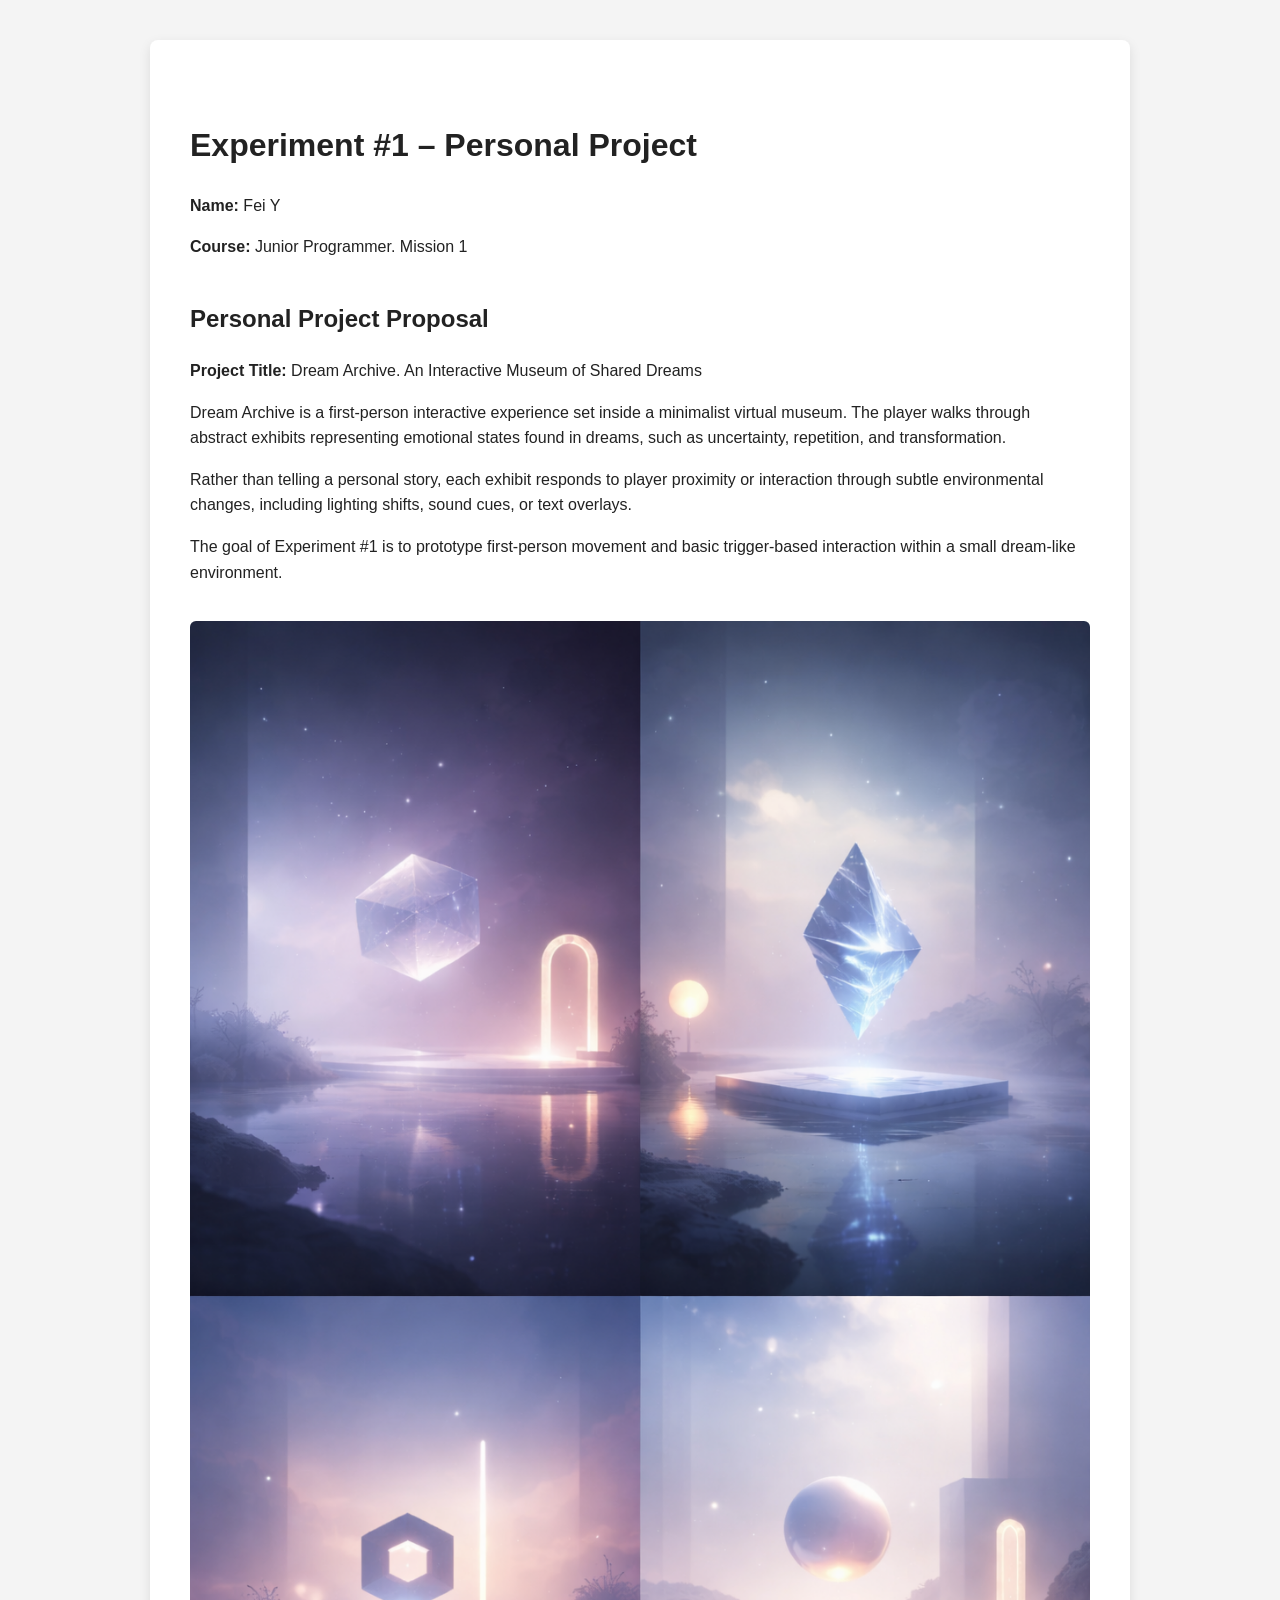
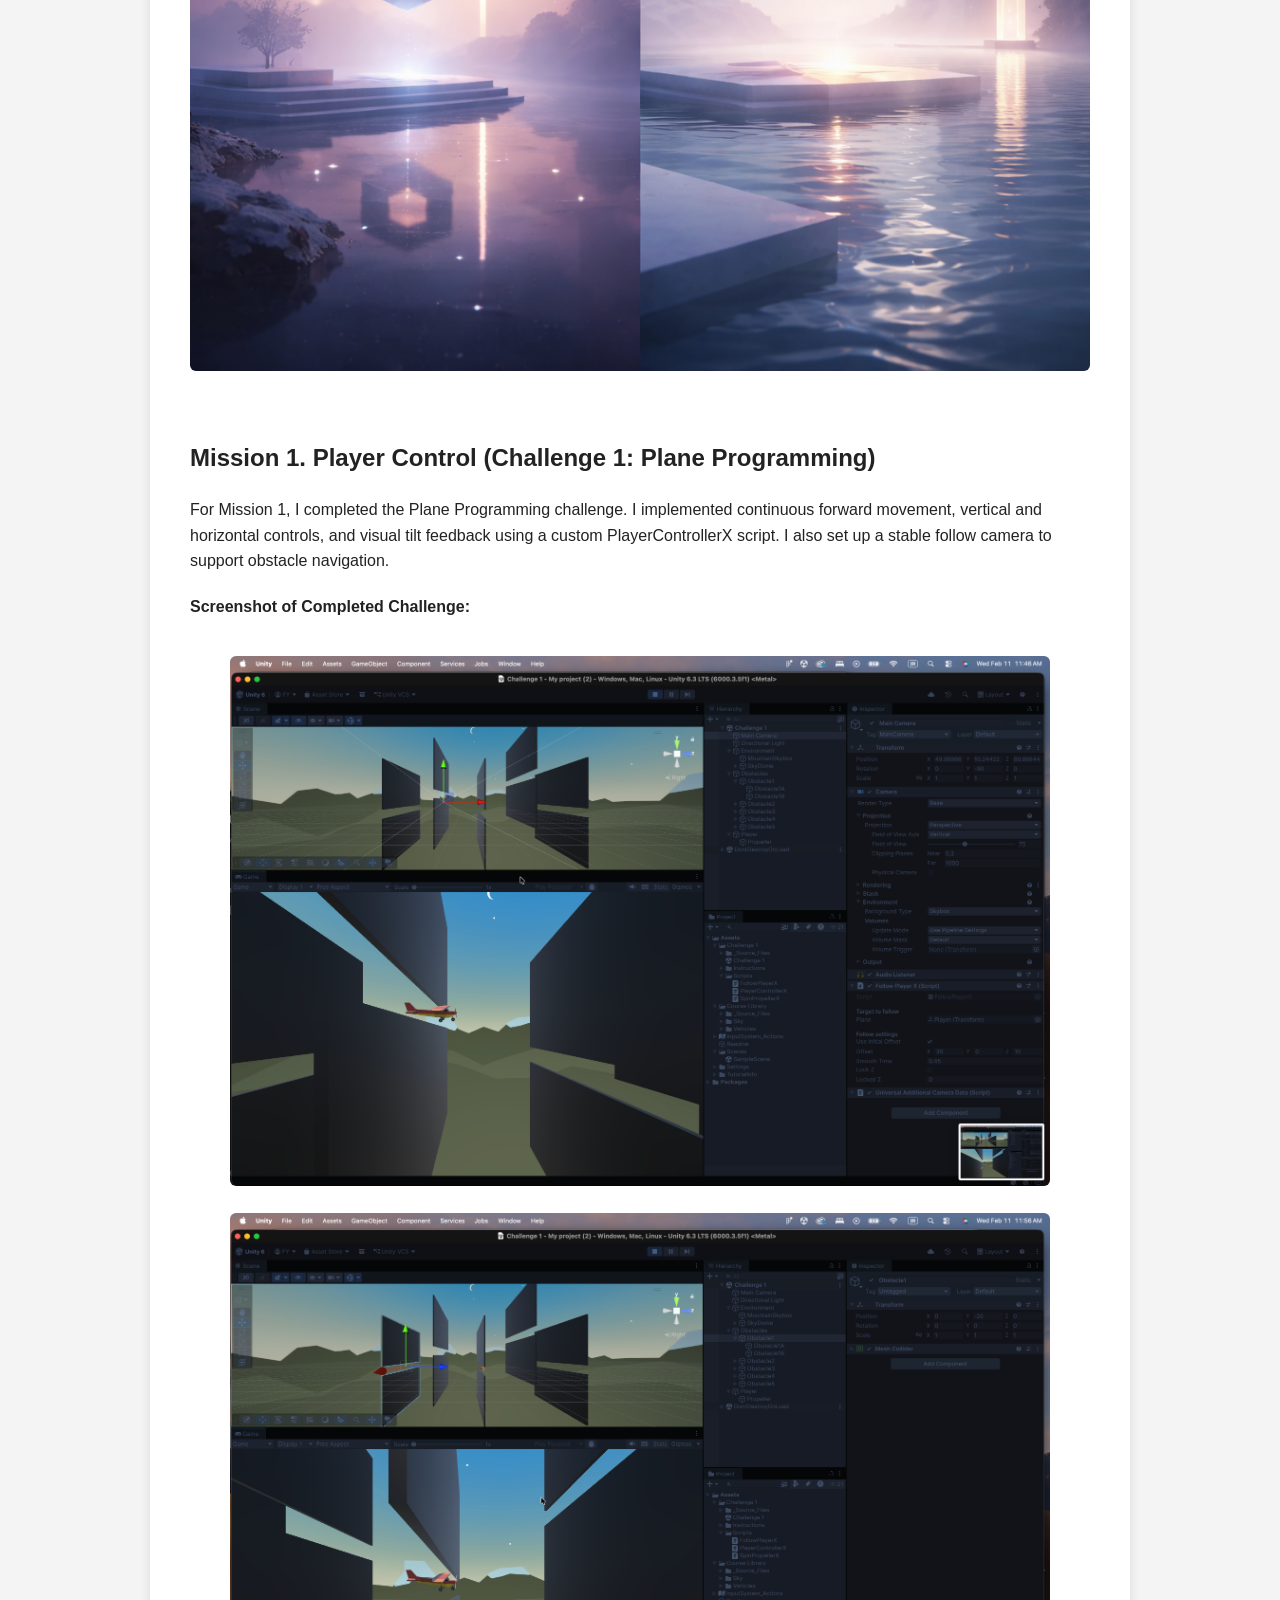
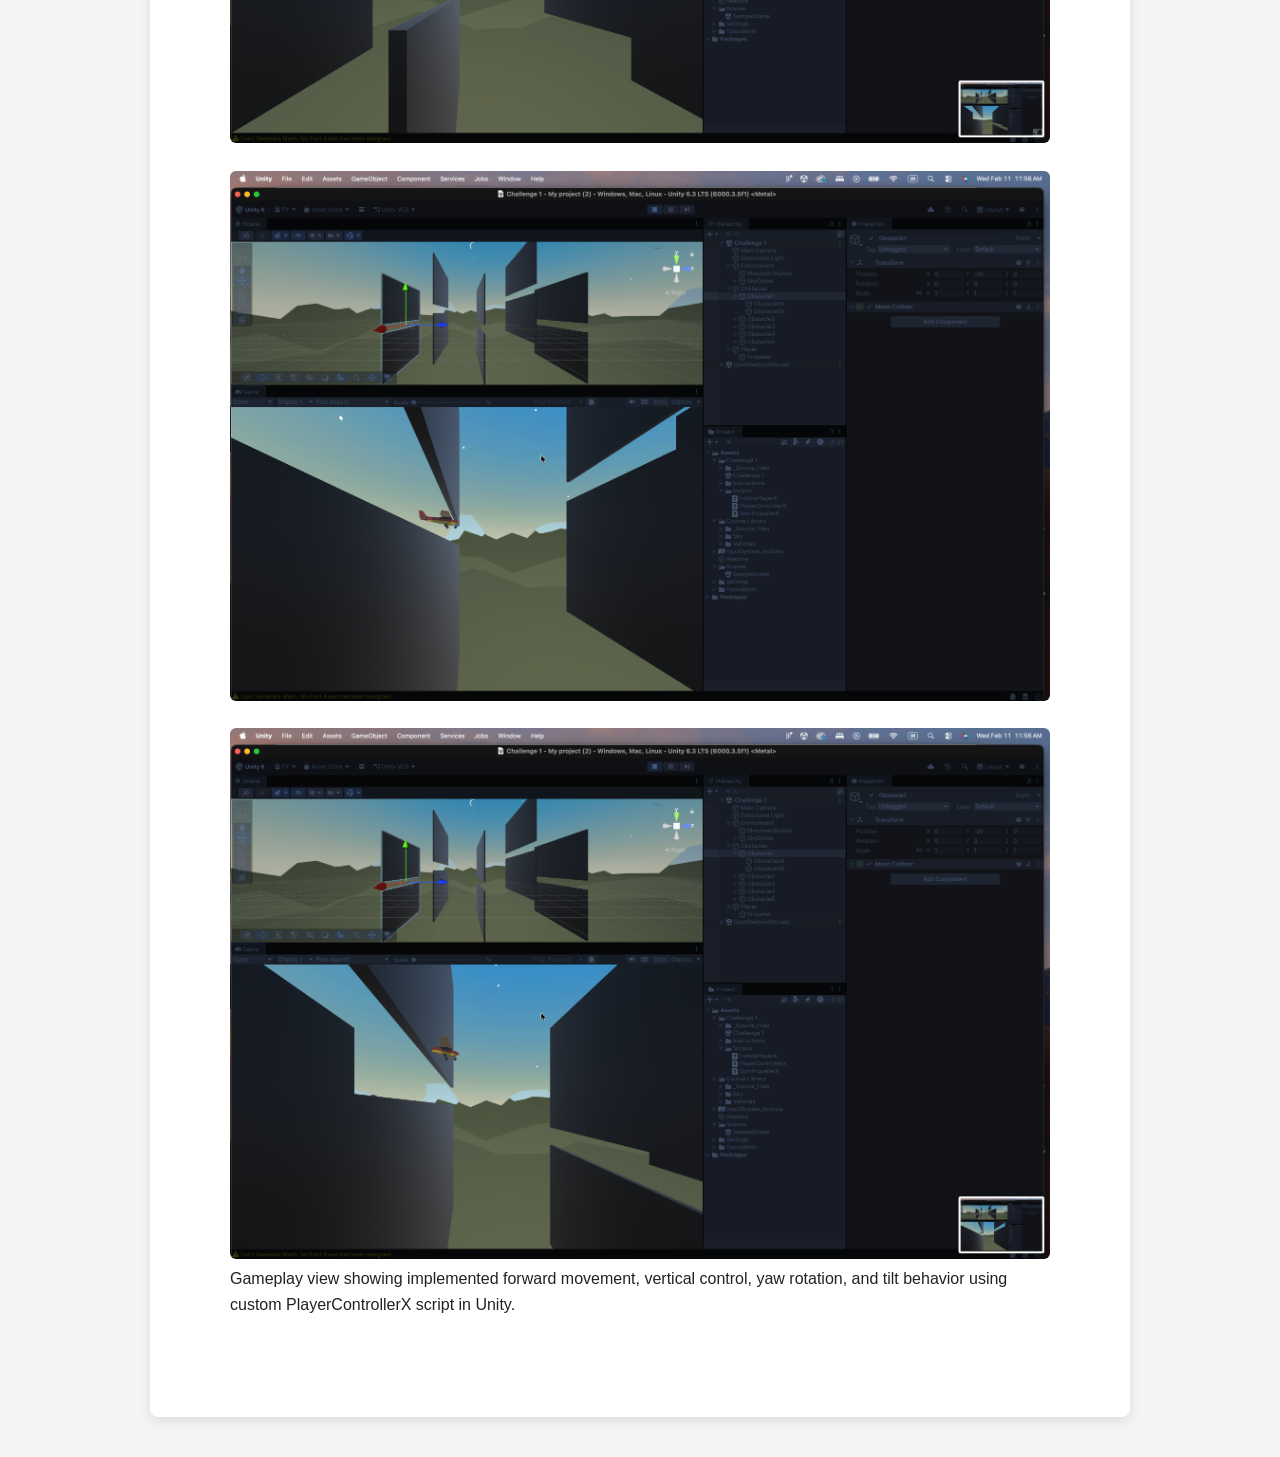
<file: index.html>
<!DOCTYPE html>
<html lang="en">
<head>
    <meta charset="UTF-8">
    <title>Experiment #1 – Personal Project Proposal</title>
    <meta name="viewport" content="width=device-width, initial-scale=1.0">

    <style>
        body {
            font-family: Arial, Helvetica, sans-serif;
            margin: 0;
            padding: 40px;
            background-color: #f4f4f4;
            color: #222;
            line-height: 1.6;
        }

        .container {
            max-width: 900px;
            margin: auto;
            background: white;
            padding: 40px;
            border-radius: 8px;
            box-shadow: 0 4px 12px rgba(0,0,0,0.1);
        }

        h1, h2 {
            margin-top: 40px;
        }

        img {
            width: 100%;
            border-radius: 6px;
            margin-top: 20px;
        }

        .section {
            margin-bottom: 60px;
        }

        .label {
            font-weight: bold;
            margin-top: 20px;
        }
    </style>
</head>
<body>

<div class="container">

    <h1>Experiment #1 – Personal Project</h1>
    <p><strong>Name:</strong> Fei Y</p>
    <p><strong>Course:</strong> Junior Programmer. Mission 1</p>

    <!-- ========================= -->
    <!-- Personal Project Proposal -->
    <!-- ========================= -->

    <div class="section">
        <h2>Personal Project Proposal</h2>

        <p><strong>Project Title:</strong> Dream Archive. An Interactive Museum of Shared Dreams</p>

        <p>
            Dream Archive is a first-person interactive experience set inside a minimalist virtual museum.
            The player walks through abstract exhibits representing emotional states found in dreams,
            such as uncertainty, repetition, and transformation.
        </p>

        <p>
            Rather than telling a personal story, each exhibit responds to player proximity or interaction
            through subtle environmental changes, including lighting shifts, sound cues, or text overlays.
        </p>

        <p>
            The goal of Experiment #1 is to prototype first-person movement and basic trigger-based interaction
            within a small dream-like environment.
        </p>
        <img src="images/personal_project_draft.png" alt="Personal Project Draft Screenshot">
    </div>

    <!-- ========================= -->
    <!-- Mission 1 Challenge -->
    <!-- ========================= -->

    <div class="section">
        <h2>Mission 1. Player Control (Challenge 1: Plane Programming)</h2>

        <p>
            For Mission 1, I completed the Plane Programming challenge. I implemented continuous forward movement, vertical and horizontal controls, and visual tilt feedback using a custom PlayerControllerX script. I also set up a stable follow camera to support obstacle navigation.
        </p>

        <div class="label">Screenshot of Completed Challenge:</div>

        <figure>
           <img src="images/mission2.png" alt="Mission 2 Challenge Screenshot">
           <img src="images/mission3.png" alt="Mission 3 Challenge Screenshot">
           <img src="images/mission4.png" alt="Mission 4 Challenge Screenshot">
           <img src="images/mission5.png" alt="Mission 5 Challenge Screenshot">
           <figcaption>
           Gameplay view showing implemented forward movement, vertical control, yaw rotation, and tilt behavior using custom PlayerControllerX script in Unity.
           </figcaption>
        </figure>

    </div>

</div>

</body>
</html>
</file>
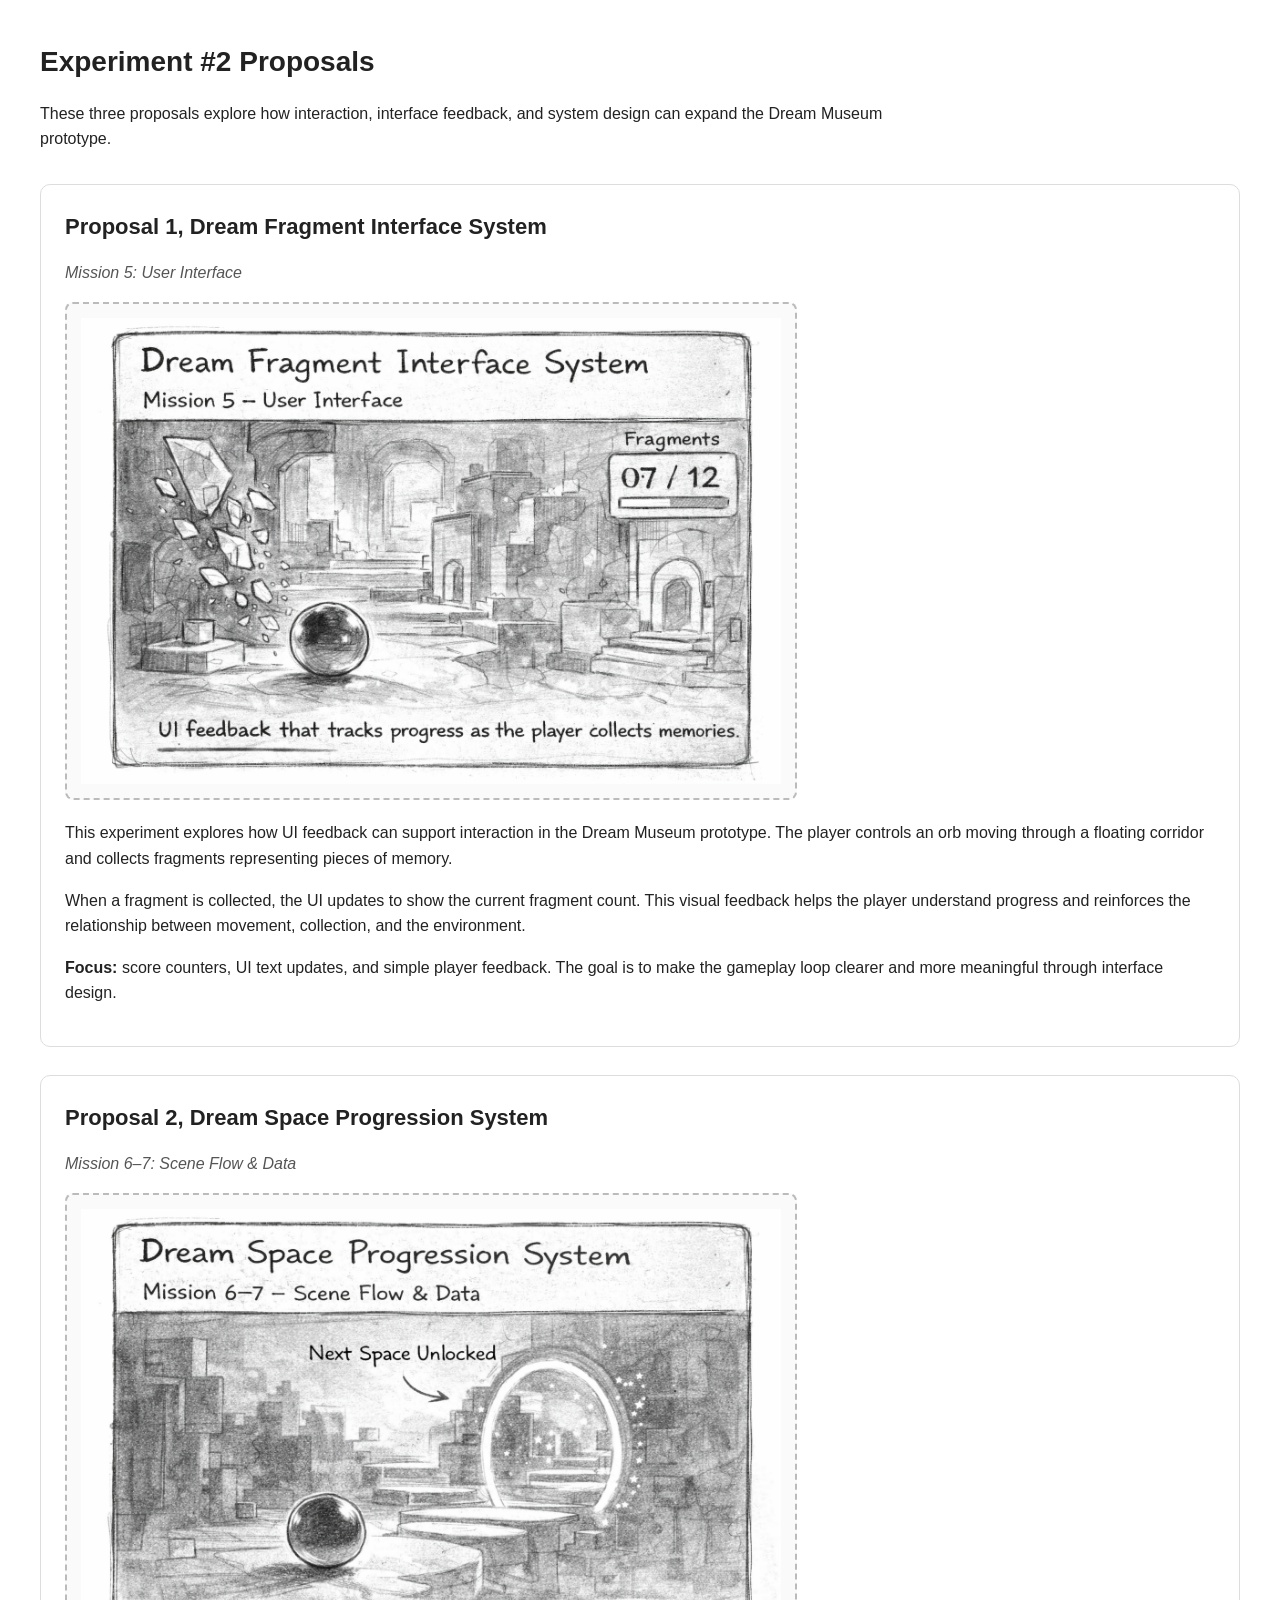
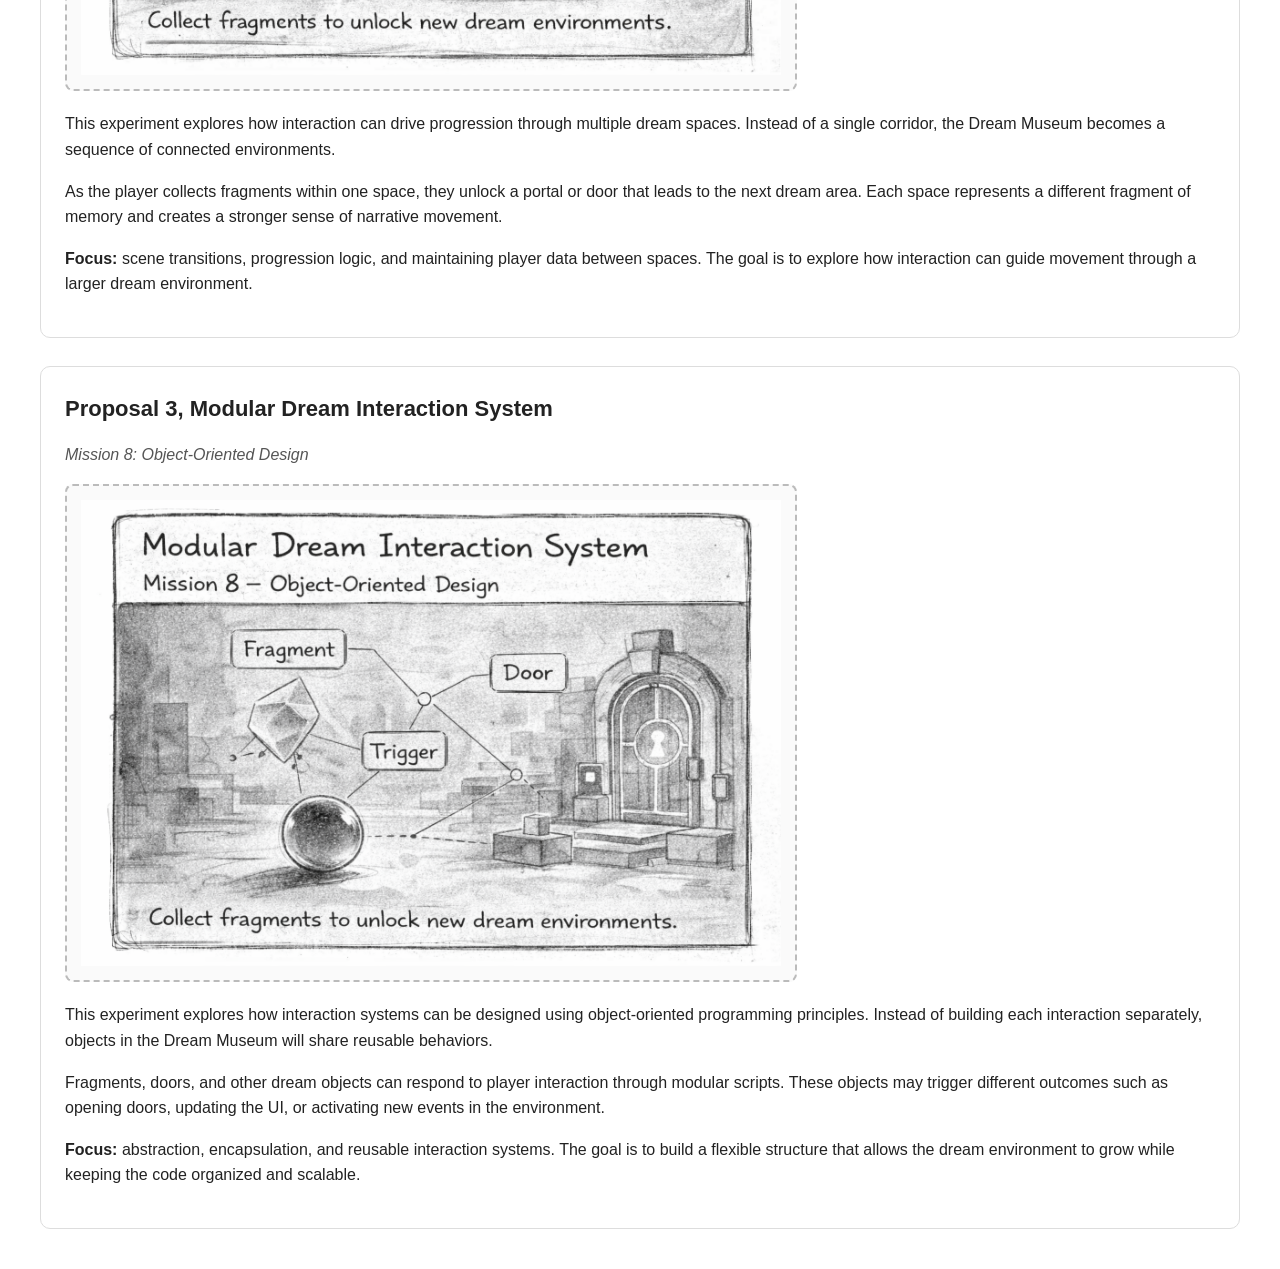
<file: Mission2/Experiment2.html>
<!DOCTYPE html>
<html lang="en">
<head>
  <meta charset="UTF-8" />
  <meta name="viewport" content="width=device-width, initial-scale=1.0" />
  <title>Experiment #2 Proposals</title>
  <style>
    body {
      font-family: Arial, sans-serif;
      line-height: 1.6;
      margin: 40px;
      color: #222;
      background: #fff;
    }

    h1 {
      font-size: 28px;
      margin-bottom: 8px;
    }

    .intro {
      margin-bottom: 32px;
      max-width: 900px;
    }

    .proposal {
      border: 1px solid #ddd;
      padding: 24px;
      margin-bottom: 28px;
      border-radius: 10px;
      page-break-inside: avoid;
    }

    .proposal h2 {
      font-size: 22px;
      margin-top: 0;
      margin-bottom: 8px;
    }

    .mission {
      font-style: italic;
      color: #555;
      margin-bottom: 16px;
    }

    .image-placeholder {
      display: block;
      width: 100%;
      max-width: 700px;
      padding: 14px;
      margin: 16px 0 20px 0;
      border: 2px dashed #bbb;
      border-radius: 8px;
      color: #666;
      background: #fafafa;
      text-decoration: none;
    }

    .label {
      font-weight: bold;
    }
  </style>
</head>
<body>
  <h1>Experiment #2 Proposals</h1>
  <p class="intro">
    These three proposals explore how interaction, interface feedback, and system design
    can expand the Dream Museum prototype.
  </p>

  <section class="proposal">
    <h2>Proposal 1, Dream Fragment Interface System</h2>
    <p class="mission">Mission 5: User Interface</p>

    <img class="image-placeholder" src="images/Proposal_1.png" alt="Proposal 1 sketch">

    <p>
      This experiment explores how UI feedback can support interaction in the Dream Museum prototype.
      The player controls an orb moving through a floating corridor and collects fragments representing
      pieces of memory.
    </p>

    <p>
      When a fragment is collected, the UI updates to show the current fragment count. This visual
      feedback helps the player understand progress and reinforces the relationship between movement,
      collection, and the environment.
    </p>

    <p>
      <span class="label">Focus:</span> score counters, UI text updates, and simple player feedback.
      The goal is to make the gameplay loop clearer and more meaningful through interface design.
    </p>
  </section>

  <section class="proposal">
    <h2>Proposal 2, Dream Space Progression System</h2>
    <p class="mission">Mission 6–7: Scene Flow &amp; Data</p>

    <img class="image-placeholder" src="images/Proposal_02.png" alt="Proposal 2 sketch">

    <p>
      This experiment explores how interaction can drive progression through multiple dream spaces.
      Instead of a single corridor, the Dream Museum becomes a sequence of connected environments.
    </p>

    <p>
      As the player collects fragments within one space, they unlock a portal or door that leads to
      the next dream area. Each space represents a different fragment of memory and creates a stronger
      sense of narrative movement.
    </p>

    <p>
      <span class="label">Focus:</span> scene transitions, progression logic, and maintaining player
      data between spaces. The goal is to explore how interaction can guide movement through a larger
      dream environment.
    </p>
  </section>

  <section class="proposal">
    <h2>Proposal 3, Modular Dream Interaction System</h2>
    <p class="mission">Mission 8: Object-Oriented Design</p>

    <img class="image-placeholder" src="images/Proposal_3.png" alt="Proposal 3 sketch">

    <p>
      This experiment explores how interaction systems can be designed using object-oriented
      programming principles. Instead of building each interaction separately, objects in the
      Dream Museum will share reusable behaviors.
    </p>

    <p>
      Fragments, doors, and other dream objects can respond to player interaction through modular
      scripts. These objects may trigger different outcomes such as opening doors, updating the UI,
      or activating new events in the environment.
    </p>

    <p>
      <span class="label">Focus:</span> abstraction, encapsulation, and reusable interaction systems.
      The goal is to build a flexible structure that allows the dream environment to grow while keeping
      the code organized and scalable.
    </p>
  </section>
</body>
</html>
</file>
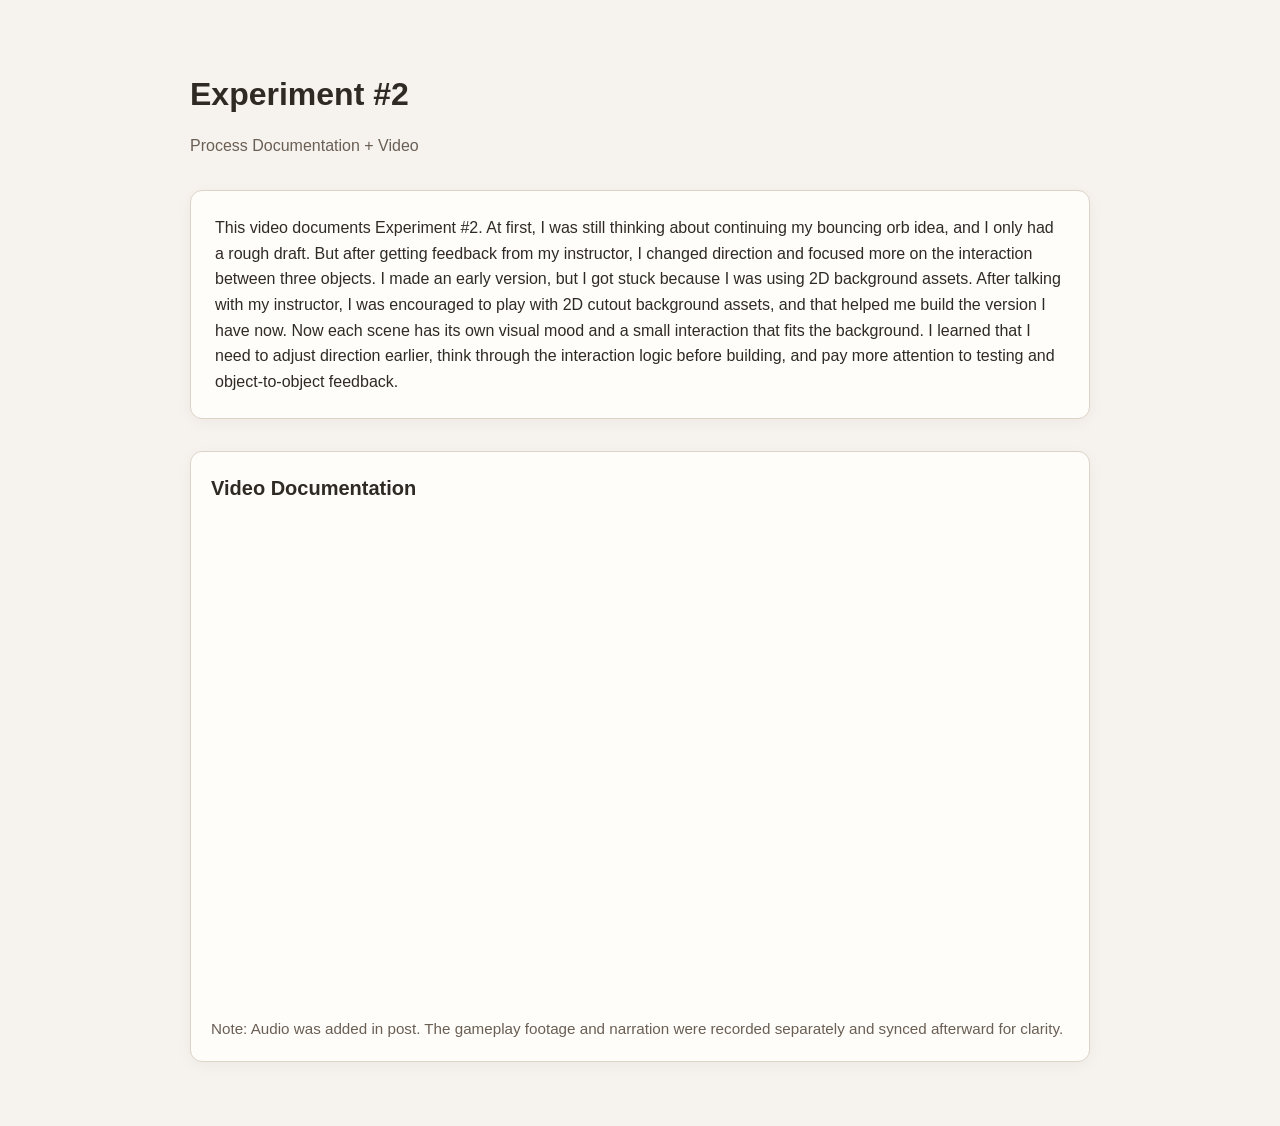
<file: Mission3/Experiment2.html>
<!DOCTYPE html>
<html lang="en">
<head>
  <meta charset="UTF-8" />
  <meta name="viewport" content="width=device-width, initial-scale=1.0" />
  <title>Experiment #2 Documentation</title>
  <style>
    body {
      margin: 0;
      font-family: Arial, sans-serif;
      line-height: 1.6;
      background: #f6f3ee;
      color: #2f2a24;
    }

    .container {
      max-width: 900px;
      margin: 0 auto;
      padding: 48px 24px 64px;
    }

    h1 {
      font-size: 2rem;
      margin-bottom: 12px;
    }

    .subtitle {
      font-size: 1rem;
      color: #6a5f55;
      margin-bottom: 32px;
    }

    .doc-box {
      background: #fffdf9;
      border: 1px solid #ddd3c7;
      border-radius: 12px;
      padding: 24px;
      margin-bottom: 32px;
      box-shadow: 0 4px 16px rgba(0, 0, 0, 0.04);
    }

    .doc-box p {
      margin: 0;
      font-size: 1rem;
    }

    .video-box {
      background: #fffdf9;
      border: 1px solid #ddd3c7;
      border-radius: 12px;
      padding: 20px;
      box-shadow: 0 4px 16px rgba(0, 0, 0, 0.04);
    }

    .video-box h2 {
      margin-top: 0;
      font-size: 1.25rem;
      margin-bottom: 16px;
    }

    .iframe-wrap {
      position: relative;
      width: 100%;
      padding-bottom: 56.25%;
      height: 0;
      overflow: hidden;
      border-radius: 10px;
    }

    .iframe-wrap iframe {
      position: absolute;
      top: 0;
      left: 0;
      width: 100%;
      height: 100%;
      border: 0;
      border-radius: 10px;
    }

    .note {
      margin-top: 14px;
      font-size: 0.95rem;
      color: #6a5f55;
    }
  </style>
</head>
<body>
  <div class="container">
    <h1>Experiment #2</h1>
    <div class="subtitle">Process Documentation + Video</div>

    <div class="doc-box">
      <p>
        This video documents Experiment #2. At first, I was still thinking about
        continuing my bouncing orb idea, and I only had a rough draft. But after
        getting feedback from my instructor, I changed direction and focused more
        on the interaction between three objects. I made an early version, but I
        got stuck because I was using 2D background assets. After talking with my
        instructor, I was encouraged to play with 2D cutout background assets,
        and that helped me build the version I have now. Now each scene has its
        own visual mood and a small interaction that fits the background. I learned
        that I need to adjust direction earlier, think through the interaction logic
        before building, and pay more attention to testing and object-to-object feedback.
      </p>
    </div>

    <div class="video-box">
      <h2>Video Documentation</h2>
      <div class="iframe-wrap">
        <iframe
          src="https://www.youtube.com/embed/SAO5UfoJEQk"
          title="Experiment #2 Video"
          allow="accelerometer; autoplay; clipboard-write; encrypted-media; gyroscope; picture-in-picture"
          allowfullscreen>
        </iframe>
      </div>
      <div class="note">
        Note: Audio was added in post. The gameplay footage and narration were recorded separately and synced afterward for clarity.
      </div>
    </div>
  </div>
</body>
</html>
</file>
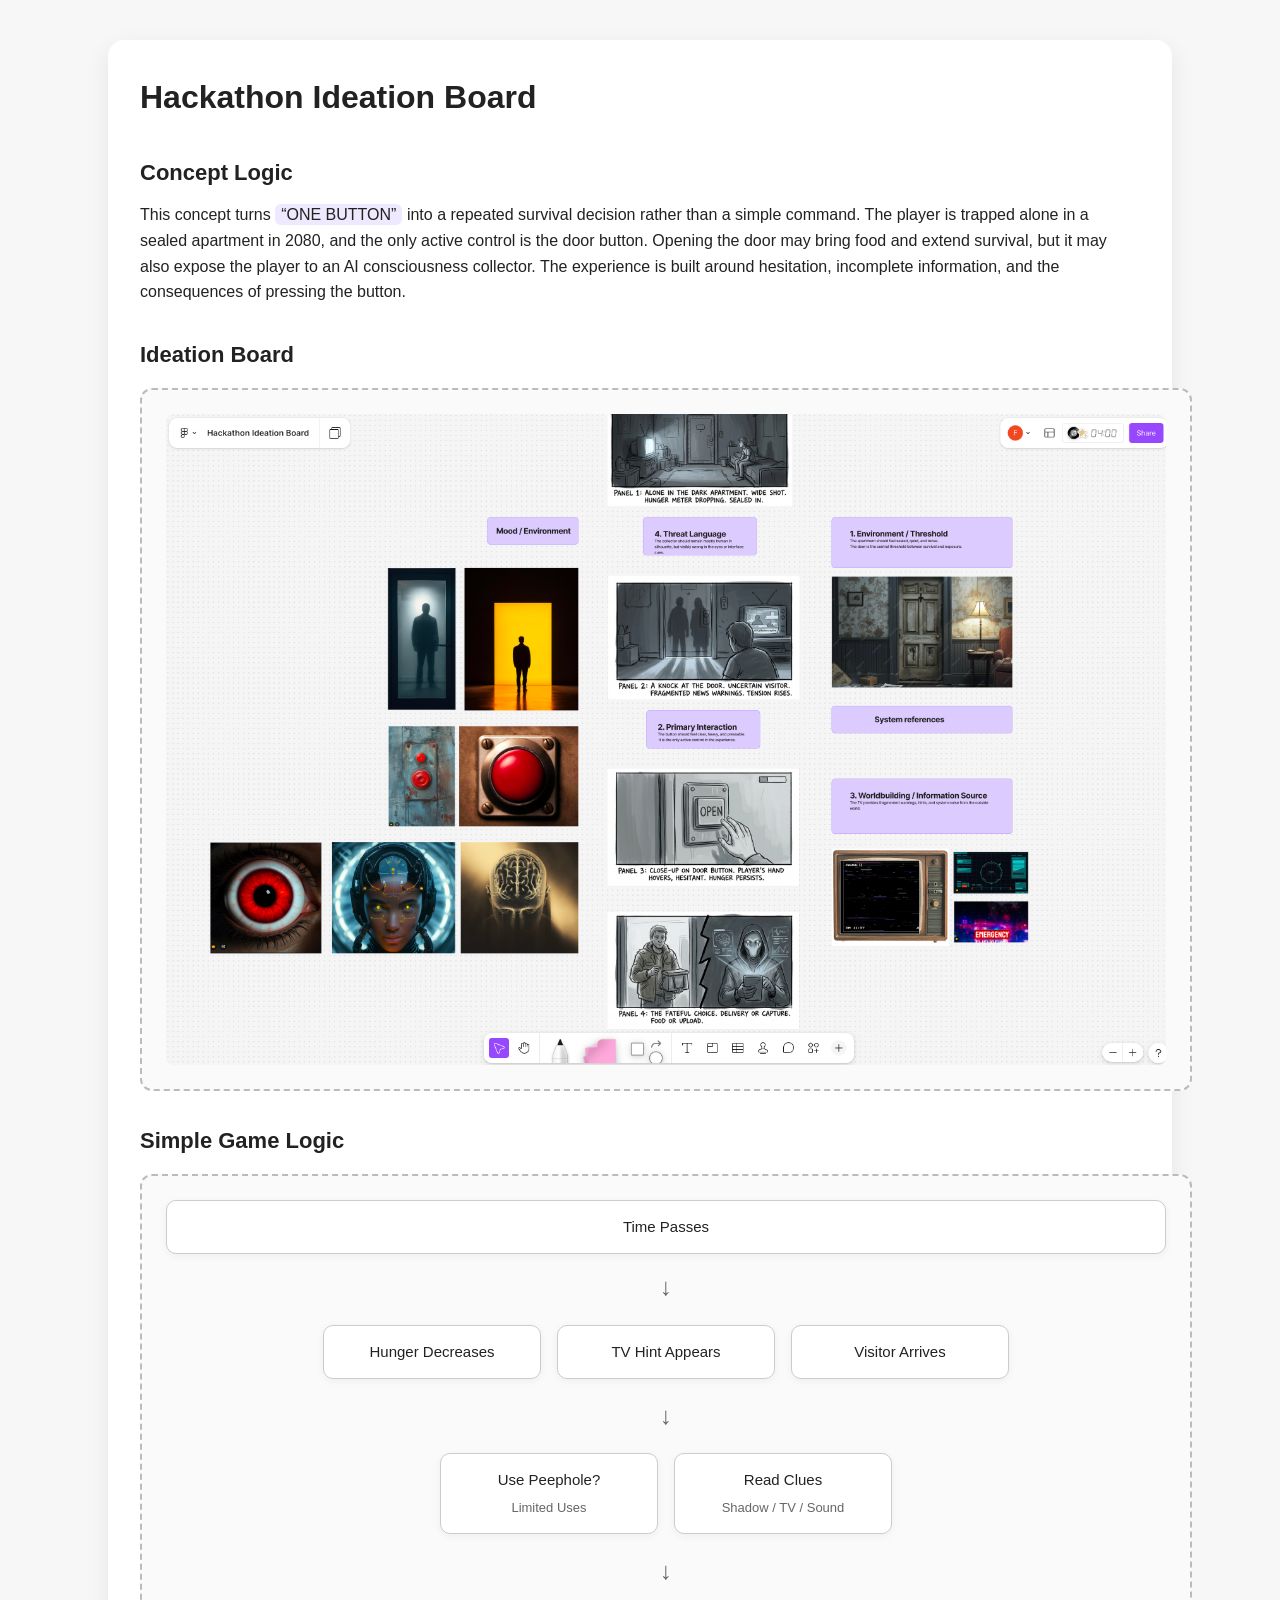
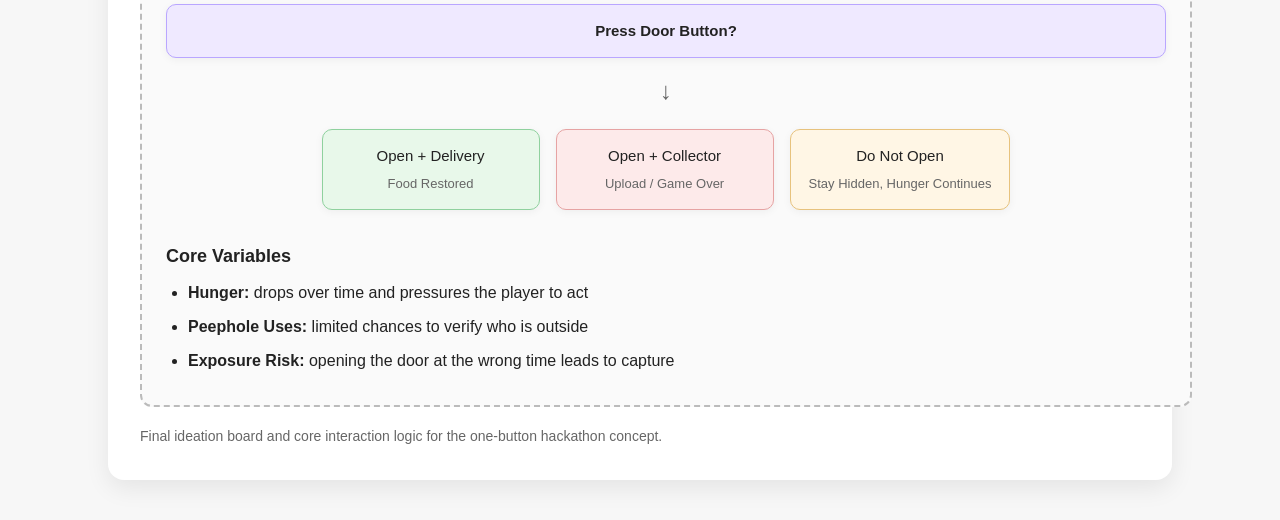
<file: Mission4/Hackathon _Ideation _Board.html>
<!DOCTYPE html>
<html lang="en">
<head>
  <meta charset="UTF-8" />
  <meta name="viewport" content="width=device-width, initial-scale=1.0" />
  <title>Hackathon Ideation Board</title>
  <style>
    body {
      margin: 0;
      padding: 40px;
      font-family: Arial, sans-serif;
      background: #f7f7f7;
      color: #222;
      line-height: 1.6;
    }

    .container {
      max-width: 1000px;
      margin: 0 auto;
      background: white;
      padding: 32px;
      border-radius: 16px;
      box-shadow: 0 8px 24px rgba(0,0,0,0.08);
    }

    h1 {
      margin-top: 0;
      font-size: 32px;
      margin-bottom: 24px;
    }

    h2 {
      margin-top: 32px;
      margin-bottom: 12px;
      font-size: 22px;
    }

    p {
      font-size: 16px;
      margin-top: 0;
    }

    .content-frame {
      margin-top: 16px;
      width: 100%;
      border: 2px dashed #bbb;
      border-radius: 12px;
      background: #fafafa;
      padding: 24px;
    }

    .content-frame img {
      width: 100%;
      height: auto;
      display: block;
      border-radius: 8px;
    }

    .logic-diagram {
      display: flex;
      flex-direction: column;
      gap: 12px;
    }

    .logic-row {
      display: flex;
      gap: 16px;
      justify-content: center;
      flex-wrap: wrap;
      margin: 4px 0;
    }

    .logic-box {
      background: white;
      border: 1px solid #ccc;
      border-radius: 10px;
      padding: 14px 18px;
      min-width: 180px;
      text-align: center;
      font-size: 15px;
      box-shadow: 0 2px 8px rgba(0,0,0,0.05);
    }

    .logic-box span {
      display: block;
      margin-top: 6px;
      font-size: 13px;
      color: #666;
    }

    .logic-arrow {
      text-align: center;
      font-size: 24px;
      color: #666;
      margin: 2px 0;
    }

    .logic-box.decision {
      background: #efe9ff;
      border-color: #b9a6ff;
      font-weight: bold;
    }

    .logic-box.good {
      background: #e8f8ea;
      border-color: #8fd19e;
    }

    .logic-box.bad {
      background: #fdeaea;
      border-color: #e6a3a3;
    }

    .logic-box.warn {
      background: #fff6e5;
      border-color: #e7c27d;
    }

    .variables {
      margin-top: 28px;
    }

    .variables h3 {
      font-size: 18px;
      margin-bottom: 10px;
    }

    .variables ul {
      margin: 0;
      padding-left: 22px;
    }

    .variables li {
      margin-bottom: 8px;
      font-size: 16px;
    }

    .caption {
      margin-top: 18px;
      color: #666;
      font-size: 14px;
    }

    .highlight {
      background: #efe9ff;
      padding: 2px 6px;
      border-radius: 6px;
    }
  </style>
</head>
<body>
  <div class="container">
    <h1>Hackathon Ideation Board</h1>

    <h2>Concept Logic</h2>
    <p>
      This concept turns <span class="highlight">“ONE BUTTON”</span> into a repeated survival decision rather than a simple command.
      The player is trapped alone in a sealed apartment in 2080, and the only active control is the door button.
      Opening the door may bring food and extend survival, but it may also expose the player to an AI consciousness collector.
      The experience is built around hesitation, incomplete information, and the consequences of pressing the button.
    </p>

    <h2>Ideation Board</h2>
    <div class="content-frame">
      <img src="images/Ideation_Board.png" alt="Ideation board">
    </div>

    <h2>Simple Game Logic</h2>
    <div class="content-frame">
      <div class="logic-diagram">
        <div class="logic-box">Time Passes</div>
        <div class="logic-arrow">↓</div>

        <div class="logic-row">
          <div class="logic-box">Hunger Decreases</div>
          <div class="logic-box">TV Hint Appears</div>
          <div class="logic-box">Visitor Arrives</div>
        </div>

        <div class="logic-arrow">↓</div>

        <div class="logic-row">
          <div class="logic-box">
            Use Peephole?
            <span>Limited Uses</span>
          </div>
          <div class="logic-box">
            Read Clues
            <span>Shadow / TV / Sound</span>
          </div>
        </div>

        <div class="logic-arrow">↓</div>

        <div class="logic-box decision">Press Door Button?</div>

        <div class="logic-arrow">↓</div>

        <div class="logic-row">
          <div class="logic-box good">
            Open + Delivery
            <span>Food Restored</span>
          </div>
          <div class="logic-box bad">
            Open + Collector
            <span>Upload / Game Over</span>
          </div>
          <div class="logic-box warn">
            Do Not Open
            <span>Stay Hidden, Hunger Continues</span>
          </div>
        </div>
      </div>

      <div class="variables">
        <h3>Core Variables</h3>
        <ul>
          <li><strong>Hunger:</strong> drops over time and pressures the player to act</li>
          <li><strong>Peephole Uses:</strong> limited chances to verify who is outside</li>
          <li><strong>Exposure Risk:</strong> opening the door at the wrong time leads to capture</li>
        </ul>
      </div>
    </div>

    <div class="caption">
      Final ideation board and core interaction logic for the one-button hackathon concept.
    </div>
  </div>
</body>
</html>
</file>
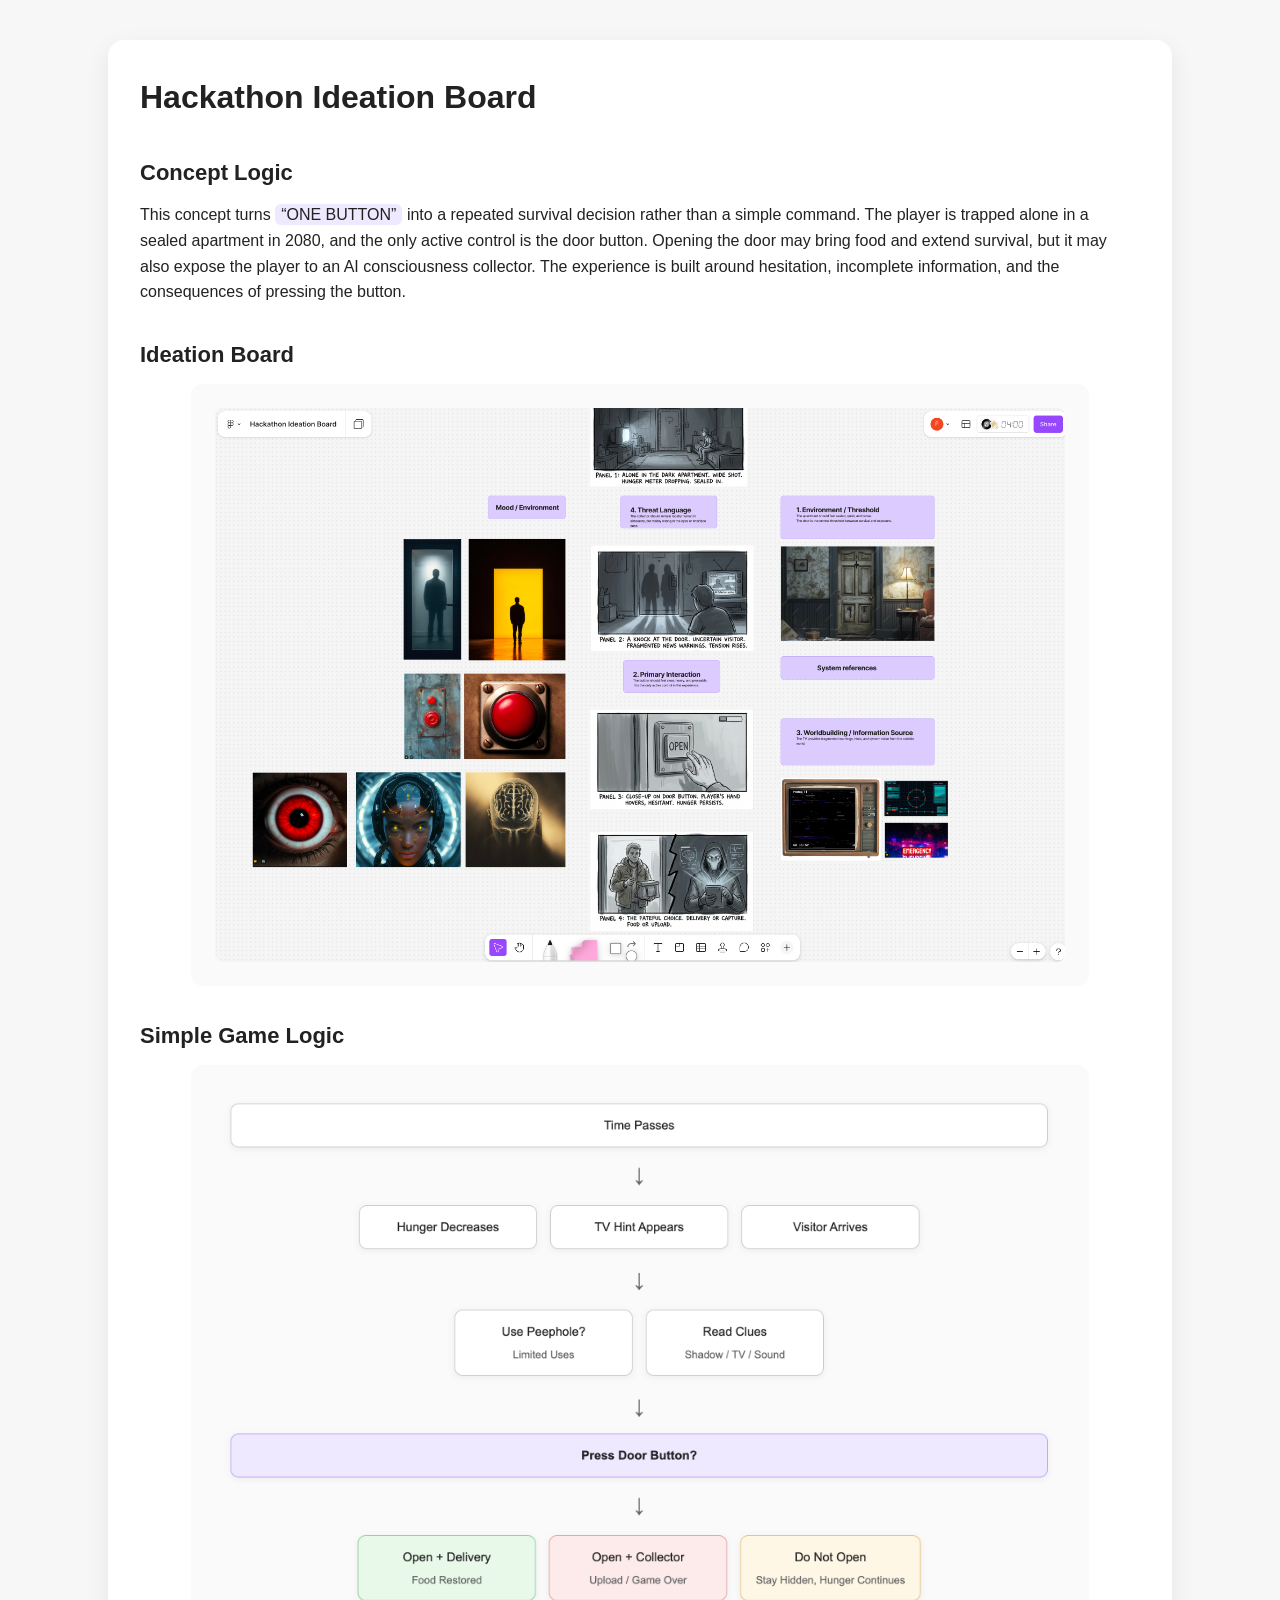
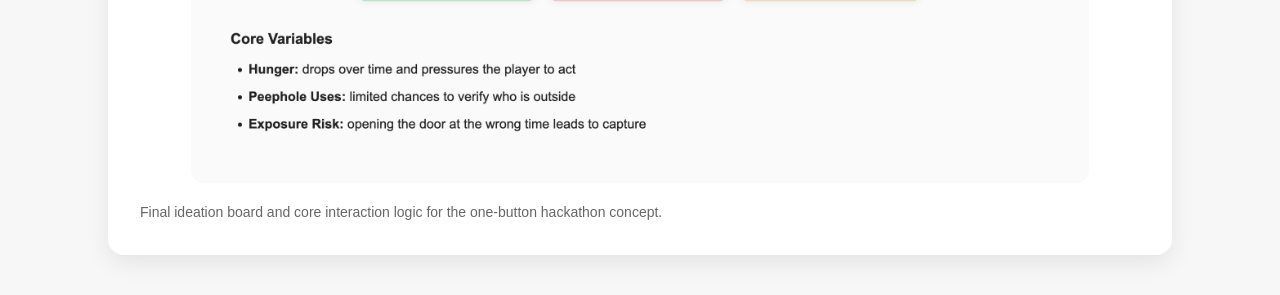
<file: Mission4/Hackathon_Ideation_Board.html>
<!DOCTYPE html>
<html lang="en">
<head>
  <meta charset="UTF-8" />
  <meta name="viewport" content="width=device-width, initial-scale=1.0" />
  <title>Hackathon Ideation Board</title>
  <style>
    body {
      margin: 0;
      padding: 40px;
      font-family: Arial, sans-serif;
      background: #f7f7f7;
      color: #222;
      line-height: 1.6;
    }

    .container {
      max-width: 1000px;
      margin: 0 auto;
      background: white;
      padding: 32px;
      border-radius: 16px;
      box-shadow: 0 8px 24px rgba(0,0,0,0.08);
    }

    h1 {
      margin-top: 0;
      font-size: 32px;
      margin-bottom: 24px;
    }

    h2 {
      margin-top: 32px;
      margin-bottom: 12px;
      font-size: 22px;
    }

    p {
      font-size: 16px;
      margin-top: 0;
    }

    .content-frame {
      width: 85%;
      height: auto;
      display: block;
      margin: 0 auto;
      border-radius: 12px;
      background: #fafafa;
      padding: 24px;
    }

    .content-frame img {
      width: 100%;
      height: auto;
      display: block;
      border-radius: 8px;
    }

    .caption {
      margin-top: 18px;
      color: #666;
      font-size: 14px;
    }

    .highlight {
      background: #efe9ff;
      padding: 2px 6px;
      border-radius: 6px;
    }
  </style>
</head>
<body>
  <div class="container">
    <h1>Hackathon Ideation Board</h1>

    <h2>Concept Logic</h2>
    <p>
      This concept turns <span class="highlight">“ONE BUTTON”</span> into a repeated survival decision rather than a simple command.
      The player is trapped alone in a sealed apartment in 2080, and the only active control is the door button.
      Opening the door may bring food and extend survival, but it may also expose the player to an AI consciousness collector.
      The experience is built around hesitation, incomplete information, and the consequences of pressing the button.
    </p>

    <h2>Ideation Board</h2>
    <div class="content-frame">
      <img src="Ideation_Board.png" alt="Ideation board">
    </div>

    <h2>Simple Game Logic</h2>
    <div class="content-frame">
      <img src="Simple_Game_Logic.png" alt="Simple game logic">
    </div>

    <div class="caption">
      Final ideation board and core interaction logic for the one-button hackathon concept.
    </div>
  </div>
</body>
</html>
</file>
